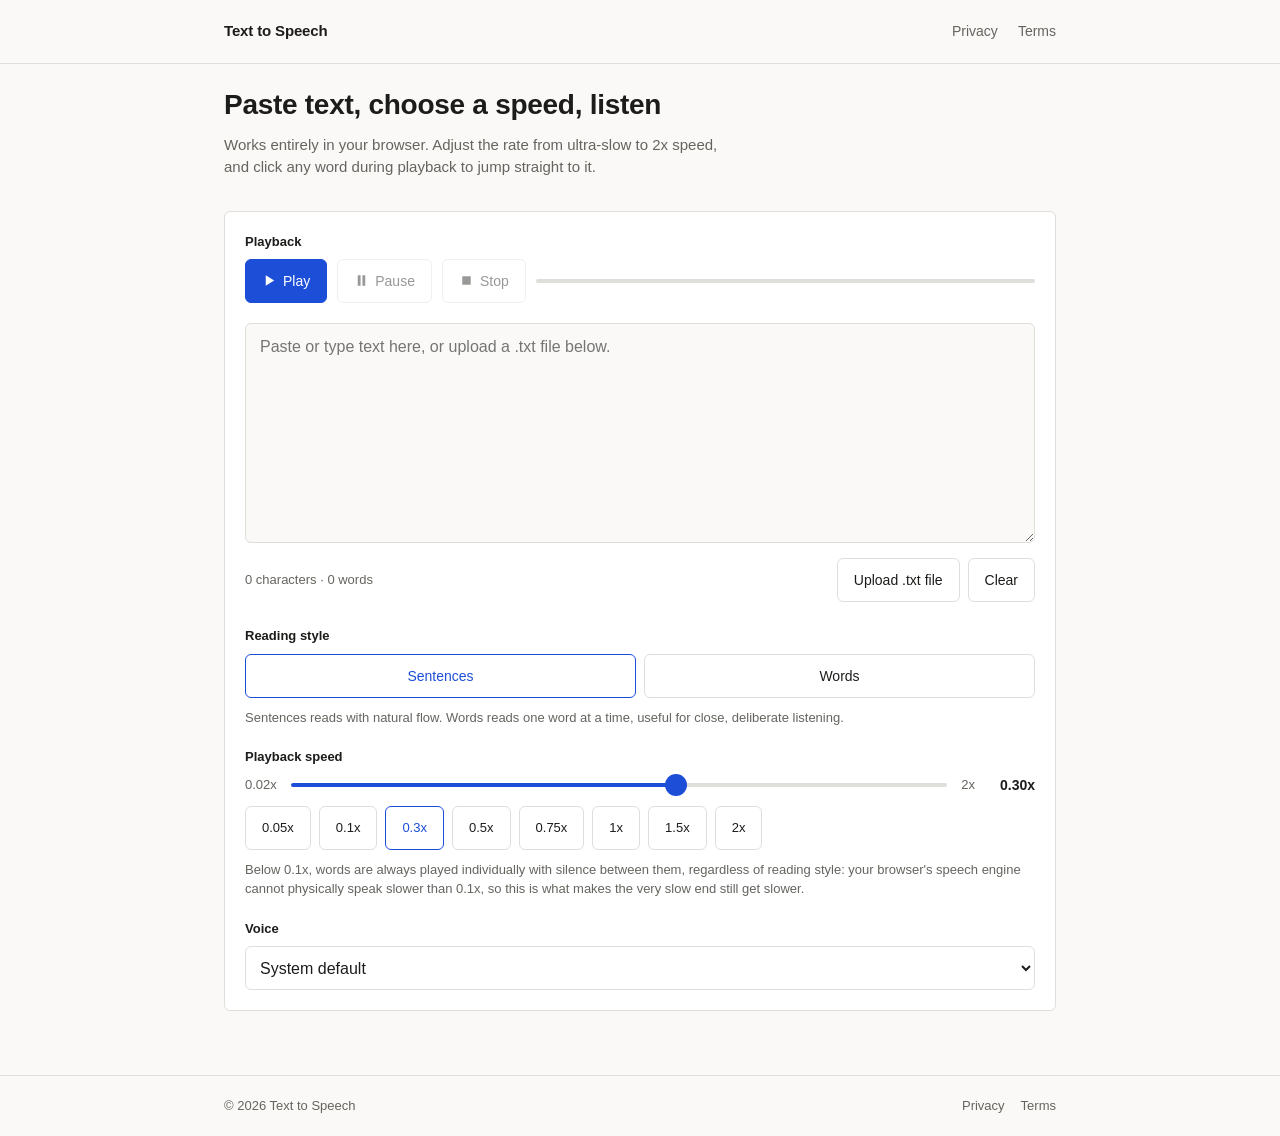
<file: index.html>
<!doctype html>
<html lang="en">
<head>
  <meta charset="utf-8">
  <meta name="viewport" content="width=device-width, initial-scale=1, viewport-fit=cover">
  <title>Text to Speech</title>
  <meta name="description" content="Convert text to speech in your browser with adjustable playback speed, from ultra-slow up to 2x.">
  <link rel="icon" type="image/svg+xml" href="favicon.svg">
  <link rel="icon" type="image/png" sizes="32x32" href="favicon-32.png">
  <link rel="icon" type="image/png" sizes="192x192" href="icon-192.png">
  <link rel="apple-touch-icon" href="apple-touch-icon.png">
  <meta name="theme-color" content="#faf9f7" media="(prefers-color-scheme: light)">
  <meta name="theme-color" content="#171614" media="(prefers-color-scheme: dark)">
  <link rel="stylesheet" href="styles.css">
</head>
<body>
  <header class="site-header">
    <div class="site-header-inner">
      <a href="index.html" class="wordmark">Text to Speech</a>
      <nav class="site-nav">
        <a href="privacy.html">Privacy</a>
        <a href="terms.html">Terms</a>
      </nav>
    </div>
  </header>

  <main>
    <div id="unsupported-banner" hidden>
      Your browser does not support the Web Speech API, so playback is unavailable here. Try a recent version of Chrome, Edge, or Safari.
    </div>

    <section class="hero">
      <h1>Paste text, choose a speed, listen</h1>
      <p>Works entirely in your browser. Adjust the rate from ultra-slow to 2x speed, and click any word during playback to jump straight to it.</p>
    </section>

    <section class="panel">
      <div class="control-group transport-group">
        <label>Playback</label>
        <div class="transport">
          <button type="button" id="play-btn" class="primary">
            <svg class="icon" viewBox="0 0 16 16" fill="currentColor"><path d="M4 2.5v11l9-5.5-9-5.5z"/></svg>Play
          </button>
          <button type="button" id="pause-btn" disabled>
            <svg class="icon" viewBox="0 0 16 16" fill="currentColor"><path d="M4 2.5h3v11H4zM9 2.5h3v11H9z"/></svg>Pause
          </button>
          <button type="button" id="stop-btn" disabled>
            <svg class="icon" viewBox="0 0 16 16" fill="currentColor"><rect x="3.5" y="3.5" width="9" height="9"/></svg>Stop
          </button>
          <div class="progress-track" aria-hidden="true">
            <div class="progress-fill" id="progress-fill"></div>
          </div>
        </div>
      </div>

      <div class="text-area-wrap">
        <textarea id="text-input" placeholder="Paste or type text here, or upload a .txt file below."></textarea>
        <div id="text-display" hidden aria-live="off" title="Click a word to jump playback there"></div>
      </div>
      <div class="meta-row">
        <span><span id="char-count">0 characters</span> · <span id="word-count">0 words</span></span>
        <div class="file-row">
          <button type="button" id="upload-btn">Upload .txt file</button>
          <button type="button" id="clear-btn">Clear</button>
        </div>
      </div>
      <input type="file" id="file-input" accept=".txt,text/plain" hidden>

      <div class="controls">
        <div class="control-group">
          <label>Reading style</label>
          <div class="mode-toggle" id="mode-toggle">
            <button type="button" class="mode-option" data-mode="sentences">Sentences</button>
            <button type="button" class="mode-option" data-mode="words">Words</button>
          </div>
          <p class="hint" id="mode-hint">Sentences reads with natural flow. Words reads one word at a time, useful for close, deliberate listening.</p>
        </div>

        <div class="control-group">
          <label for="speed-slider">Playback speed</label>
          <div class="speed-row">
            <span style="font-size:13px; color: var(--text-muted);">0.02x</span>
            <input type="range" id="speed-slider" min="0" max="100" step="0.5" value="0">
            <span style="font-size:13px; color: var(--text-muted);">2x</span>
            <span id="speed-value">0.30x</span>
          </div>
          <div class="speed-presets" id="speed-presets">
            <button type="button" class="speed-preset" data-speed="0.05">0.05x</button>
            <button type="button" class="speed-preset" data-speed="0.1">0.1x</button>
            <button type="button" class="speed-preset" data-speed="0.3">0.3x</button>
            <button type="button" class="speed-preset" data-speed="0.5">0.5x</button>
            <button type="button" class="speed-preset" data-speed="0.75">0.75x</button>
            <button type="button" class="speed-preset" data-speed="1">1x</button>
            <button type="button" class="speed-preset" data-speed="1.5">1.5x</button>
            <button type="button" class="speed-preset" data-speed="2">2x</button>
          </div>
          <p class="hint">Below 0.1x, words are always played individually with silence between them, regardless of reading style: your browser's speech engine cannot physically speak slower than 0.1x, so this is what makes the very slow end still get slower.</p>
        </div>

        <div class="control-group">
          <label for="voice-select">Voice</label>
          <select id="voice-select"></select>
        </div>
      </div>
    </section>
  </main>

  <footer class="site-footer">
    <div class="site-footer-inner">
      <span>&copy; <span id="year"></span> Text to Speech</span>
      <nav>
        <a href="privacy.html">Privacy</a>
        <a href="terms.html">Terms</a>
      </nav>
    </div>
  </footer>

  <script src="script.js"></script>
</body>
</html>
</file>
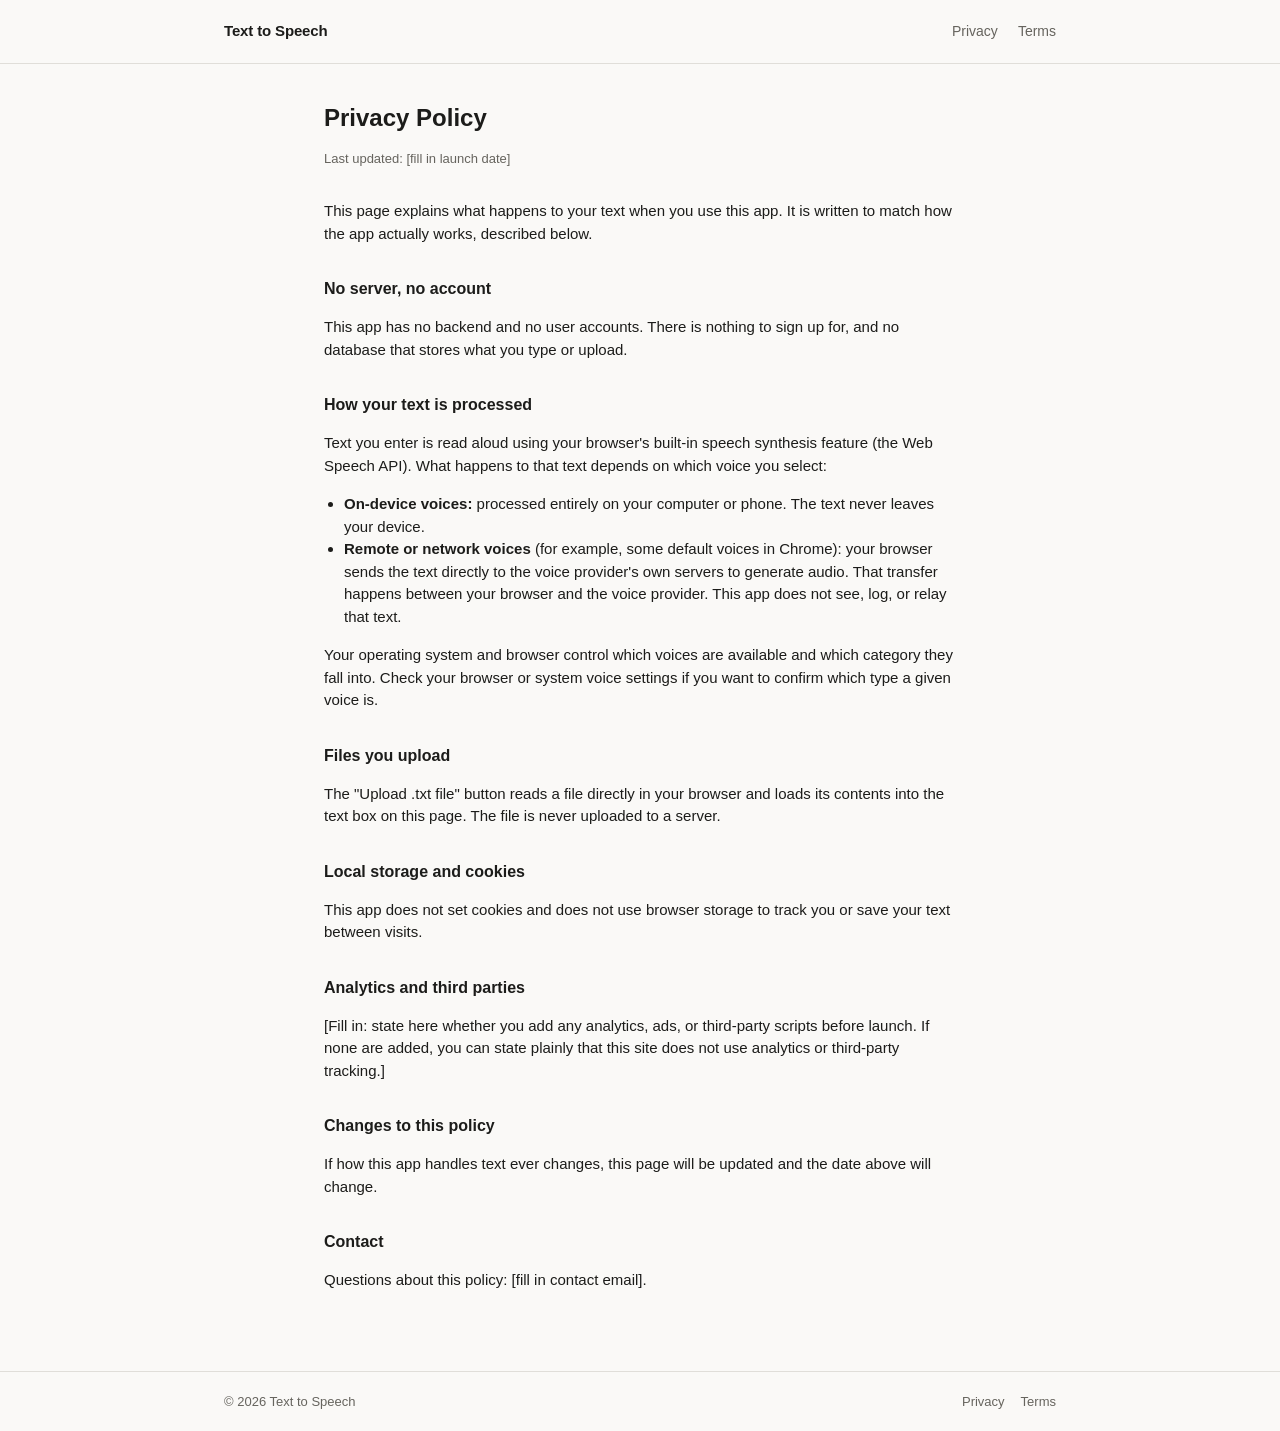
<file: privacy.html>
<!doctype html>
<html lang="en">
<head>
  <meta charset="utf-8">
  <meta name="viewport" content="width=device-width, initial-scale=1, viewport-fit=cover">
  <title>Privacy Policy · Text to Speech</title>
  <link rel="icon" type="image/svg+xml" href="favicon.svg">
  <link rel="icon" type="image/png" sizes="32x32" href="favicon-32.png">
  <link rel="icon" type="image/png" sizes="192x192" href="icon-192.png">
  <link rel="apple-touch-icon" href="apple-touch-icon.png">
  <meta name="theme-color" content="#faf9f7" media="(prefers-color-scheme: light)">
  <meta name="theme-color" content="#171614" media="(prefers-color-scheme: dark)">
  <link rel="stylesheet" href="styles.css">
</head>
<body class="legal">
  <header class="site-header">
    <div class="site-header-inner">
      <a href="index.html" class="wordmark">Text to Speech</a>
      <nav class="site-nav">
        <a href="privacy.html">Privacy</a>
        <a href="terms.html">Terms</a>
      </nav>
    </div>
  </header>

  <main>
    <h1>Privacy Policy</h1>
    <p class="updated">Last updated: [fill in launch date]</p>

    <p>This page explains what happens to your text when you use this app. It is written to match how the app actually works, described below.</p>

    <h2>No server, no account</h2>
    <p>This app has no backend and no user accounts. There is nothing to sign up for, and no database that stores what you type or upload.</p>

    <h2>How your text is processed</h2>
    <p>Text you enter is read aloud using your browser's built-in speech synthesis feature (the Web Speech API). What happens to that text depends on which voice you select:</p>
    <ul>
      <li><strong>On-device voices:</strong> processed entirely on your computer or phone. The text never leaves your device.</li>
      <li><strong>Remote or network voices</strong> (for example, some default voices in Chrome): your browser sends the text directly to the voice provider's own servers to generate audio. That transfer happens between your browser and the voice provider. This app does not see, log, or relay that text.</li>
    </ul>
    <p>Your operating system and browser control which voices are available and which category they fall into. Check your browser or system voice settings if you want to confirm which type a given voice is.</p>

    <h2>Files you upload</h2>
    <p>The "Upload .txt file" button reads a file directly in your browser and loads its contents into the text box on this page. The file is never uploaded to a server.</p>

    <h2>Local storage and cookies</h2>
    <p>This app does not set cookies and does not use browser storage to track you or save your text between visits.</p>

    <h2>Analytics and third parties</h2>
    <p>[Fill in: state here whether you add any analytics, ads, or third-party scripts before launch. If none are added, you can state plainly that this site does not use analytics or third-party tracking.]</p>

    <h2>Changes to this policy</h2>
    <p>If how this app handles text ever changes, this page will be updated and the date above will change.</p>

    <h2>Contact</h2>
    <p>Questions about this policy: [fill in contact email].</p>
  </main>

  <footer class="site-footer">
    <div class="site-footer-inner">
      <span>&copy; <span id="year"></span> Text to Speech</span>
      <nav>
        <a href="privacy.html">Privacy</a>
        <a href="terms.html">Terms</a>
      </nav>
    </div>
  </footer>
  <script>document.getElementById('year').textContent = new Date().getFullYear();</script>
</body>
</html>
</file>
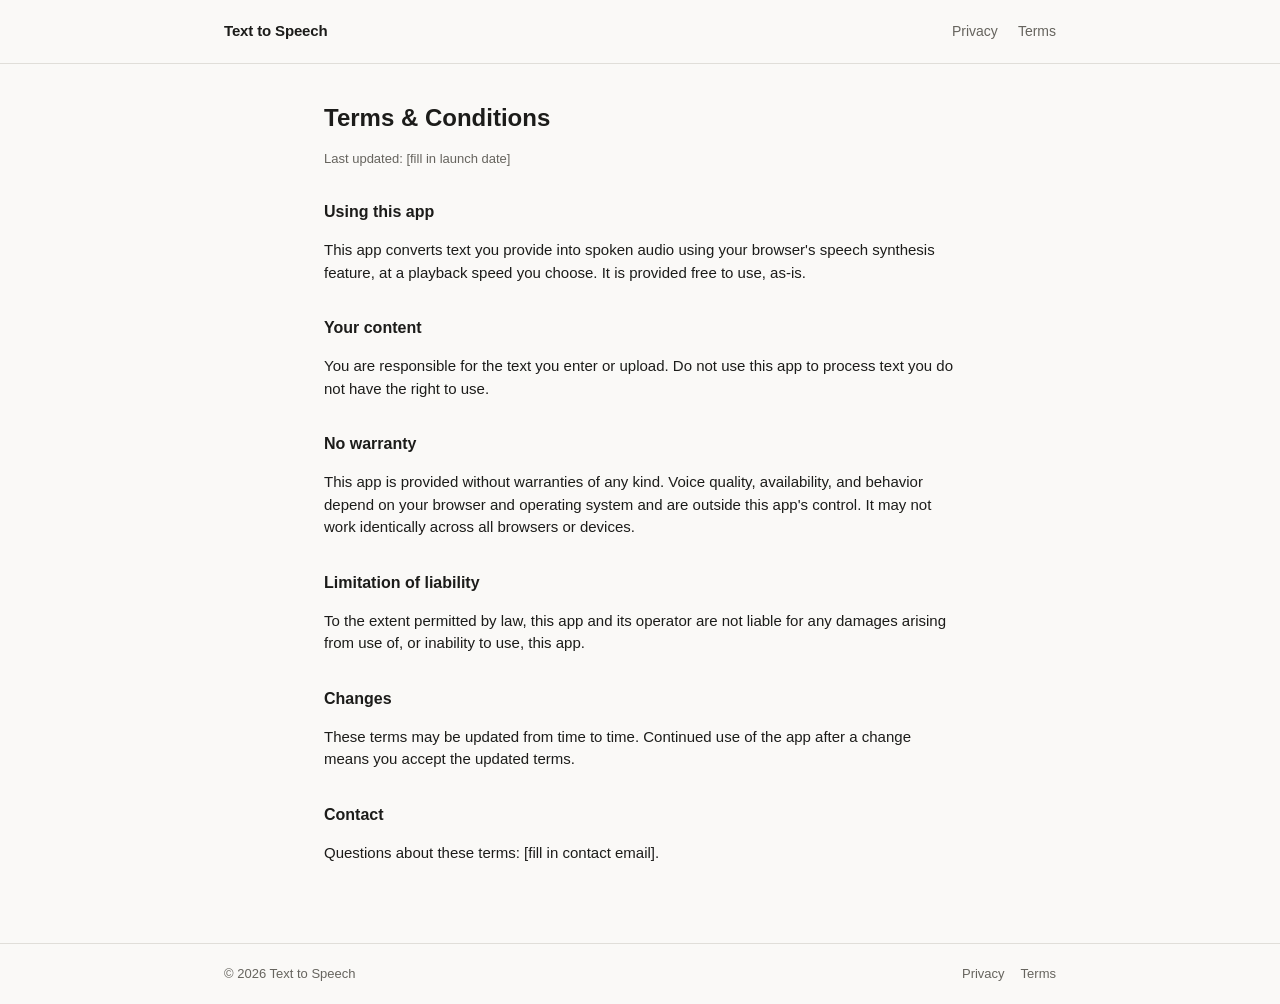
<file: terms.html>
<!doctype html>
<html lang="en">
<head>
  <meta charset="utf-8">
  <meta name="viewport" content="width=device-width, initial-scale=1, viewport-fit=cover">
  <title>Terms &amp; Conditions · Text to Speech</title>
  <link rel="icon" type="image/svg+xml" href="favicon.svg">
  <link rel="icon" type="image/png" sizes="32x32" href="favicon-32.png">
  <link rel="icon" type="image/png" sizes="192x192" href="icon-192.png">
  <link rel="apple-touch-icon" href="apple-touch-icon.png">
  <meta name="theme-color" content="#faf9f7" media="(prefers-color-scheme: light)">
  <meta name="theme-color" content="#171614" media="(prefers-color-scheme: dark)">
  <link rel="stylesheet" href="styles.css">
</head>
<body class="legal">
  <header class="site-header">
    <div class="site-header-inner">
      <a href="index.html" class="wordmark">Text to Speech</a>
      <nav class="site-nav">
        <a href="privacy.html">Privacy</a>
        <a href="terms.html">Terms</a>
      </nav>
    </div>
  </header>

  <main>
    <h1>Terms &amp; Conditions</h1>
    <p class="updated">Last updated: [fill in launch date]</p>

    <h2>Using this app</h2>
    <p>This app converts text you provide into spoken audio using your browser's speech synthesis feature, at a playback speed you choose. It is provided free to use, as-is.</p>

    <h2>Your content</h2>
    <p>You are responsible for the text you enter or upload. Do not use this app to process text you do not have the right to use.</p>

    <h2>No warranty</h2>
    <p>This app is provided without warranties of any kind. Voice quality, availability, and behavior depend on your browser and operating system and are outside this app's control. It may not work identically across all browsers or devices.</p>

    <h2>Limitation of liability</h2>
    <p>To the extent permitted by law, this app and its operator are not liable for any damages arising from use of, or inability to use, this app.</p>

    <h2>Changes</h2>
    <p>These terms may be updated from time to time. Continued use of the app after a change means you accept the updated terms.</p>

    <h2>Contact</h2>
    <p>Questions about these terms: [fill in contact email].</p>
  </main>

  <footer class="site-footer">
    <div class="site-footer-inner">
      <span>&copy; <span id="year"></span> Text to Speech</span>
      <nav>
        <a href="privacy.html">Privacy</a>
        <a href="terms.html">Terms</a>
      </nav>
    </div>
  </footer>
  <script>document.getElementById('year').textContent = new Date().getFullYear();</script>
</body>
</html>
</file>
<file: styles.css>
:root {
  --bg: #faf9f7;
  --surface: #ffffff;
  --border: #e0ded9;
  --text: #1c1c1a;
  --text-muted: #66645e;
  --accent: #1d4ed8;
  --accent-text: #ffffff;
  --danger: #b91c1c;
  --focus-ring: #1d4ed8;
  --radius: 6px;
}

@media (prefers-color-scheme: dark) {
  :root {
    --bg: #171614;
    --surface: #211f1c;
    --border: #38352f;
    --text: #f2f0ec;
    --text-muted: #a3a096;
    --accent: #5b8def;
    --accent-text: #0c1220;
    --danger: #f0938c;
    --focus-ring: #5b8def;
  }
}

* {
  box-sizing: border-box;
}

html, body {
  margin: 0;
  padding: 0;
}

html {
  -webkit-text-size-adjust: 100%;
  text-size-adjust: 100%;
}

body {
  background: var(--bg);
  color: var(--text);
  font-family: -apple-system, BlinkMacSystemFont, "Segoe UI", Helvetica, Arial, sans-serif;
  line-height: 1.5;
  min-height: 100vh;
  display: flex;
  flex-direction: column;
  -webkit-tap-highlight-color: transparent;
  padding-bottom: env(safe-area-inset-bottom);
}

a {
  color: var(--accent);
}

.site-header {
  border-bottom: 1px solid var(--border);
}

.site-header-inner {
  max-width: 880px;
  margin: 0 auto;
  padding: 20px max(24px, env(safe-area-inset-right)) 20px max(24px, env(safe-area-inset-left));
  display: flex;
  align-items: center;
  justify-content: space-between;
}

.wordmark {
  font-size: 15px;
  font-weight: 600;
  letter-spacing: -0.01em;
  text-decoration: none;
  color: var(--text);
}

.site-nav {
  display: flex;
  gap: 20px;
}

.site-nav a {
  display: inline-block;
  padding: 12px 2px;
  margin: -12px -2px;
  font-size: 14px;
  text-decoration: none;
  color: var(--text-muted);
  touch-action: manipulation;
}

.site-nav a:hover {
  color: var(--text);
}

main {
  flex: 1;
  width: 100%;
  max-width: 880px;
  margin: 0 auto;
  padding: 20px max(24px, env(safe-area-inset-right)) 64px max(24px, env(safe-area-inset-left));
}

.hero {
  margin-bottom: 32px;
}

.hero h1 {
  font-size: 28px;
  font-weight: 700;
  letter-spacing: -0.01em;
  margin: 0 0 8px;
}

.hero p {
  font-size: 15px;
  color: var(--text-muted);
  margin: 0;
  max-width: 60ch;
}

#unsupported-banner {
  border: 1px solid var(--danger);
  color: var(--danger);
  border-radius: var(--radius);
  padding: 12px 16px;
  font-size: 14px;
  margin-bottom: 24px;
}

.panel {
  background: var(--surface);
  border: 1px solid var(--border);
  border-radius: var(--radius);
  padding: 20px;
}

.transport-group {
  margin-bottom: 20px;
}

.text-area-wrap {
  position: relative;
}

#text-input {
  width: 100%;
  min-height: 220px;
  resize: vertical;
  border: 1px solid var(--border);
  border-radius: var(--radius);
  background: var(--bg);
  color: var(--text);
  font-family: inherit;
  font-size: 16px;
  padding: 14px;
}

#text-input:focus-visible {
  outline: 2px solid var(--focus-ring);
  outline-offset: 1px;
}

#text-display {
  min-height: 220px;
  max-height: 420px;
  overflow-y: auto;
  -webkit-overflow-scrolling: touch;
  border: 1px solid var(--border);
  border-radius: var(--radius);
  background: var(--bg);
  padding: 14px;
  font-size: 16px;
}

#text-display .word {
  display: inline-block;
  padding: 4px 2px;
  margin: 1px 0;
  cursor: pointer;
  border-radius: 3px;
  touch-action: manipulation;
  -webkit-user-select: none;
  user-select: none;
}

#text-display .word:hover {
  background: var(--border);
}

#text-display .word.active {
  background: var(--accent);
  color: var(--accent-text);
}

#text-display .word.active:hover {
  background: var(--accent);
}

@media (max-width: 600px) {
  #text-input,
  #text-display {
    line-height: 1.1;
  }
}

.meta-row {
  display: flex;
  justify-content: space-between;
  align-items: center;
  margin-top: 8px;
  font-size: 13px;
  color: var(--text-muted);
}

.file-row {
  display: flex;
  gap: 8px;
}

.controls {
  margin-top: 24px;
  display: grid;
  gap: 20px;
}

.control-group label {
  display: block;
  font-size: 13px;
  font-weight: 600;
  margin-bottom: 8px;
}

.speed-row {
  display: flex;
  align-items: center;
  gap: 12px;
}

#speed-slider {
  flex: 1;
  -webkit-appearance: none;
  appearance: none;
  height: 4px;
  border-radius: 2px;
  background: linear-gradient(to right,
    var(--accent) var(--fill, 0%),
    var(--border) var(--fill, 0%));
  touch-action: manipulation;
}

#speed-slider::-webkit-slider-thumb {
  -webkit-appearance: none;
  width: 22px;
  height: 22px;
  border-radius: 50%;
  background: var(--accent);
  border: none;
  cursor: pointer;
}

#speed-slider::-moz-range-thumb {
  width: 22px;
  height: 22px;
  border-radius: 50%;
  background: var(--accent);
  border: none;
  cursor: pointer;
}

#speed-value {
  font-variant-numeric: tabular-nums;
  font-size: 14px;
  font-weight: 600;
  min-width: 48px;
  text-align: right;
}

.speed-presets {
  display: flex;
  flex-wrap: wrap;
  gap: 8px;
  margin-top: 10px;
}

.hint {
  font-size: 13px;
  color: var(--text-muted);
  margin: 10px 0 0;
}

.speed-preset {
  font-size: 13px;
}

.speed-preset.active {
  border-color: var(--accent);
  color: var(--accent);
}

.mode-toggle {
  display: flex;
  gap: 8px;
}

.mode-option {
  flex: 1;
}

.mode-option.active {
  border-color: var(--accent);
  color: var(--accent);
}

#voice-select {
  width: 100%;
  min-height: 44px;
  padding: 8px 10px;
  border: 1px solid var(--border);
  border-radius: var(--radius);
  background: var(--surface);
  color: var(--text);
  font-family: inherit;
  font-size: 16px;
}

.transport {
  display: flex;
  align-items: center;
  gap: 10px;
}

.progress-track {
  flex: 1;
  height: 4px;
  background: var(--border);
  border-radius: 2px;
  overflow: hidden;
}

.progress-fill {
  height: 100%;
  width: 0%;
  background: var(--accent);
}

button {
  font-family: inherit;
  font-size: 14px;
  font-weight: 500;
  border-radius: var(--radius);
  border: 1px solid var(--border);
  background: var(--surface);
  color: var(--text);
  padding: 9px 16px;
  min-height: 44px;
  cursor: pointer;
  touch-action: manipulation;
}

button:hover:not(:disabled) {
  border-color: var(--text-muted);
}

button:focus-visible {
  outline: 2px solid var(--focus-ring);
  outline-offset: 1px;
}

button:disabled {
  opacity: 0.45;
  cursor: not-allowed;
}

button.primary {
  background: var(--accent);
  border-color: var(--accent);
  color: var(--accent-text);
}

button.primary:hover:not(:disabled) {
  opacity: 0.9;
}

.icon {
  width: 15px;
  height: 15px;
  vertical-align: -2px;
  margin-right: 6px;
}

.site-footer {
  border-top: 1px solid var(--border);
}

.site-footer-inner {
  max-width: 880px;
  margin: 0 auto;
  padding: 20px max(24px, env(safe-area-inset-right)) 20px max(24px, env(safe-area-inset-left));
  display: flex;
  justify-content: space-between;
  align-items: center;
  font-size: 13px;
  color: var(--text-muted);
}

.site-footer-inner nav {
  display: flex;
  gap: 16px;
}

.site-footer-inner a {
  display: inline-block;
  padding: 12px 2px;
  margin: -12px -2px;
  color: var(--text-muted);
  text-decoration: none;
  touch-action: manipulation;
}

.site-footer-inner a:hover {
  color: var(--text);
}

.legal main {
  max-width: 680px;
}

.legal h1 {
  font-size: 24px;
  margin-bottom: 4px;
}

.legal .updated {
  font-size: 13px;
  color: var(--text-muted);
  margin-bottom: 32px;
}

.legal h2 {
  font-size: 16px;
  margin-top: 32px;
}

.legal p, .legal li {
  font-size: 15px;
  color: var(--text);
}

.legal ul {
  padding-left: 20px;
}

@media (max-width: 560px) {
  .site-footer-inner {
    flex-direction: column;
    gap: 8px;
    align-items: flex-start;
  }
}
</file>
